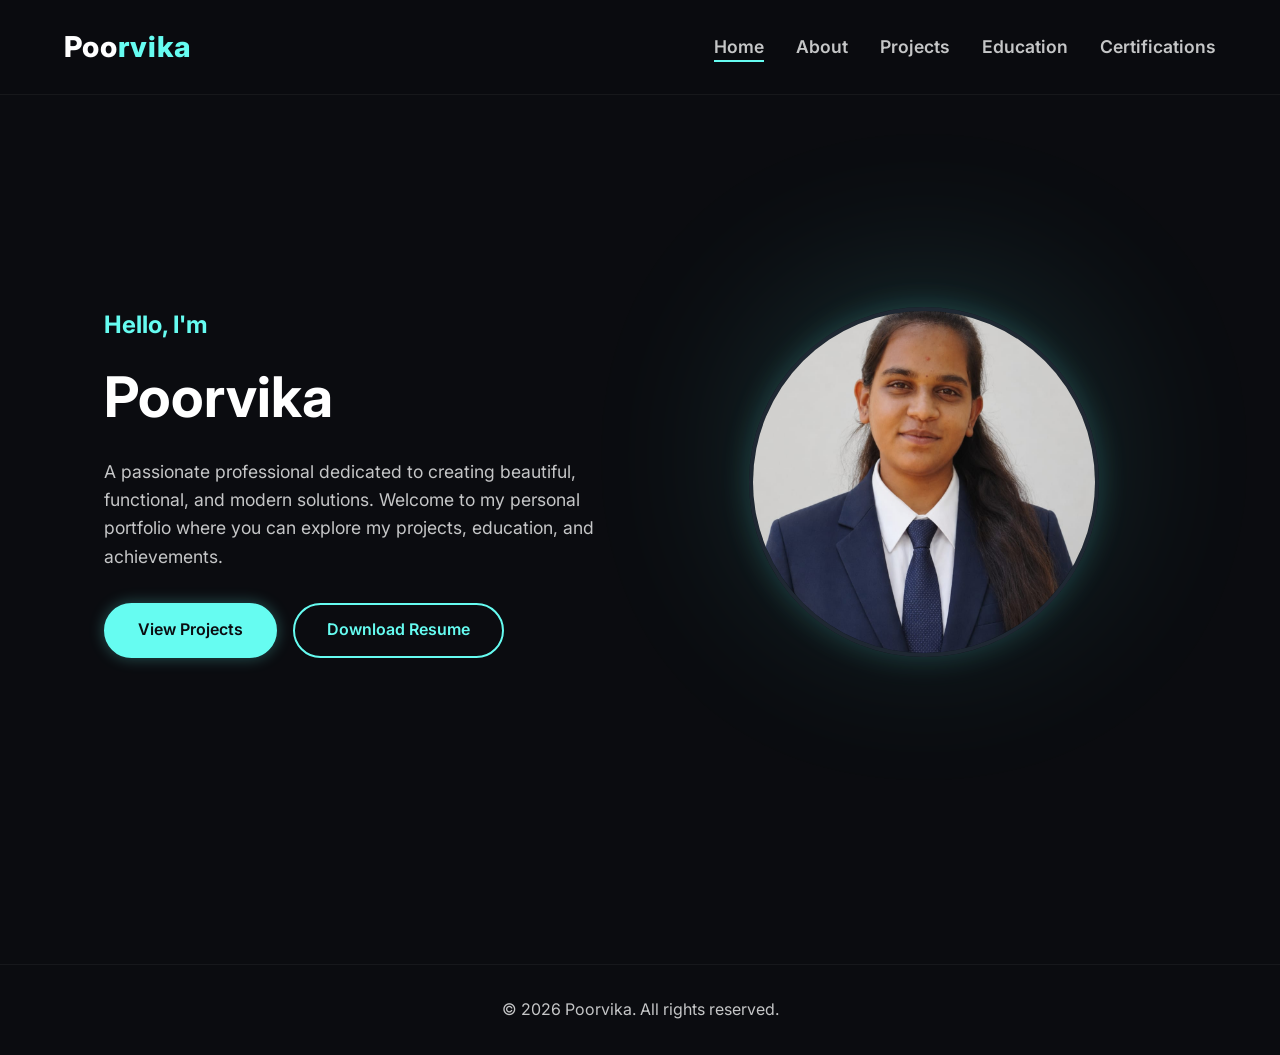
<file: index.html>
<!DOCTYPE html>
<html lang="en">
<head>
  <meta charset="UTF-8">
  <meta name="viewport" content="width=device-width, initial-scale=1.0">
  <title>Poorvika | Portfolio</title>
  <meta name="description" content="Professional portfolio of Poorvika, showcasing projects, education, and certifications.">
  <link rel="stylesheet" href="style.css">
</head>
<body>
  <header>
    <div class="logo">Poo<span>rvika</span></div>
    <div class="hamburger">☰</div>
    <nav>
      <ul>
        <li><a href="index.html">Home</a></li>
        <li><a href="about.html">About</a></li>
        <li><a href="projects.html">Projects</a></li>
        <li><a href="education.html">Education</a></li>
        <li><a href="certification.html">Certifications</a></li>
      </ul>
    </nav>
  </header>

  <main>
    <section class="hero">
      <div class="hero-content">
        <h3>Hello, I'm</h3>
        <h1>Poorvika</h1>
        <p>A passionate professional dedicated to creating beautiful, functional, and modern solutions. Welcome to my personal portfolio where you can explore my projects, education, and achievements.</p>
        <div class="hero-btns">
          <a href="projects.html" class="btn btn-primary">View Projects</a>
          <a href="resume p.jpeg" download class="btn btn-outline">Download Resume</a>
        </div>
      </div>
      <div class="hero-image">
        <img src="photo p.jpeg" alt="Poorvika">
      </div>
    </section>
  </main>

  <footer>
    <p>&copy; 2026 Poorvika. All rights reserved.</p>
  </footer>

  <script src="script.js"></script>
</body>
</html>
</file>
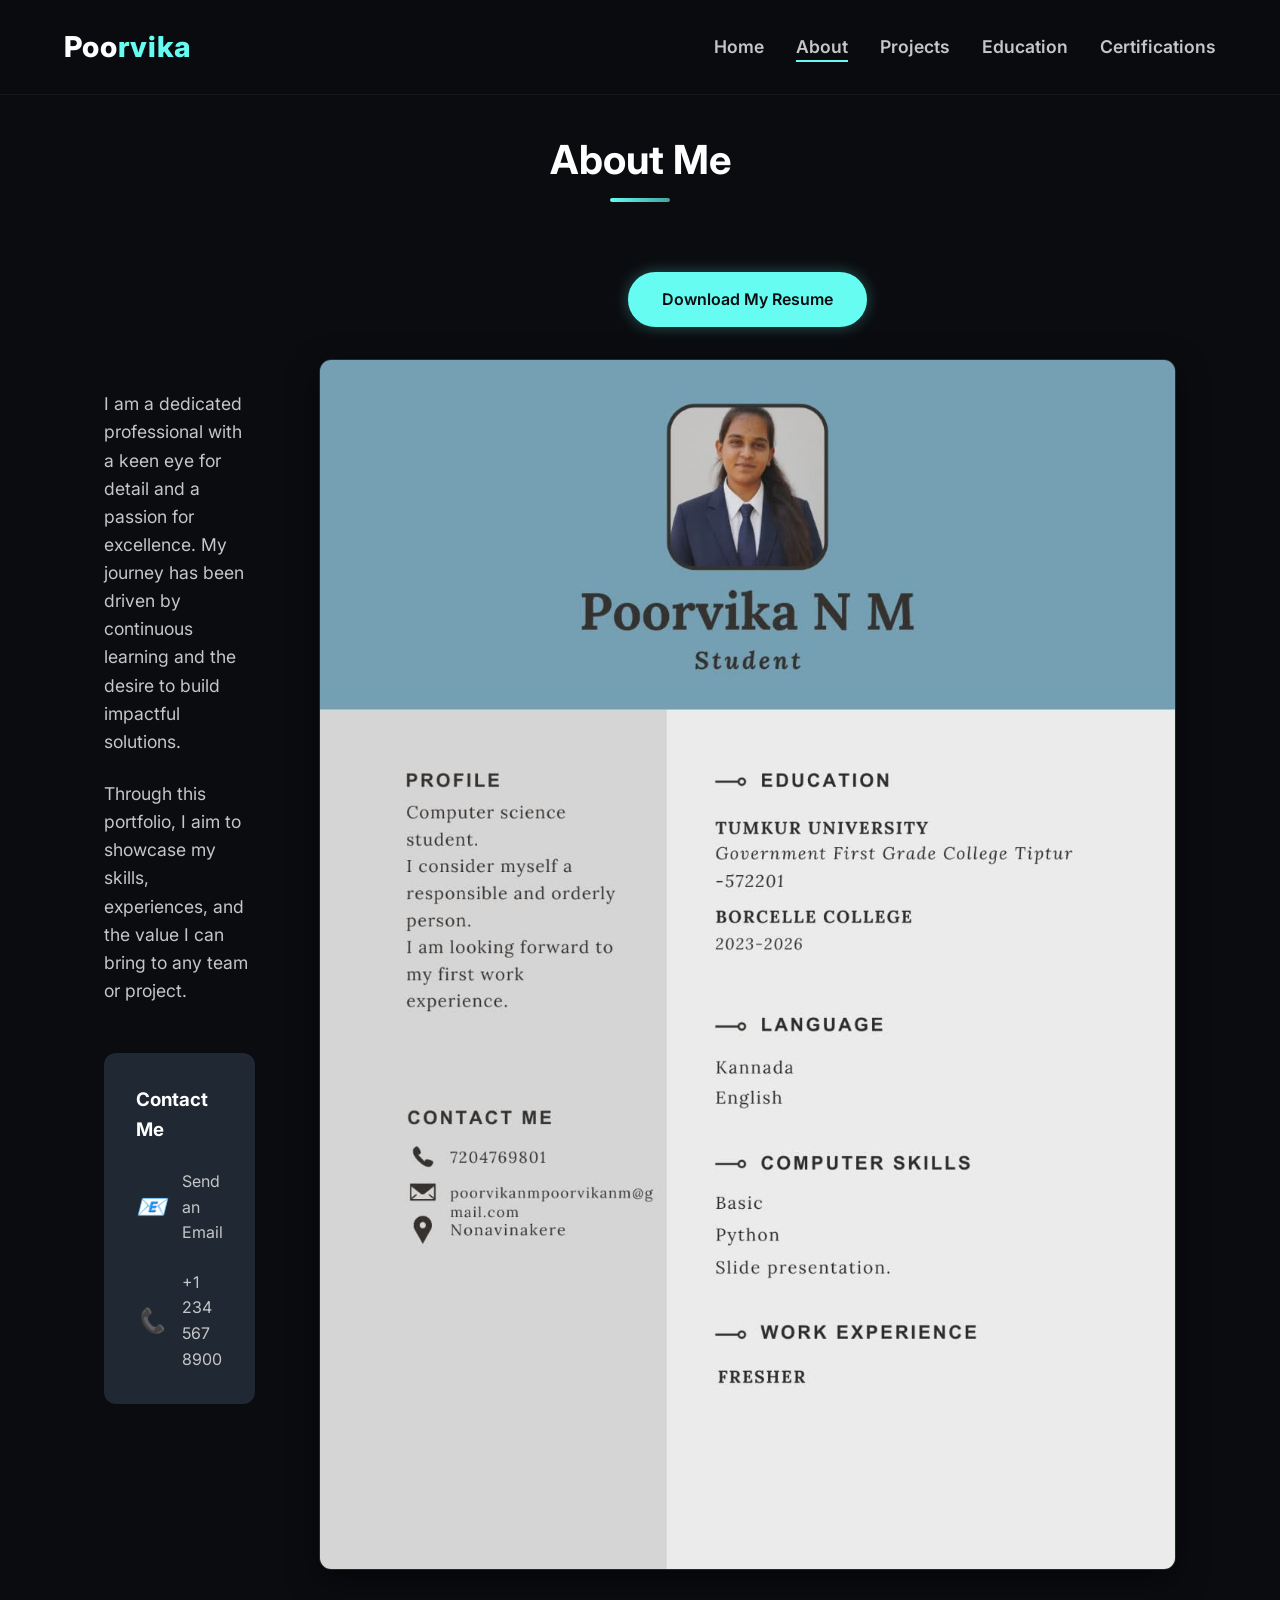
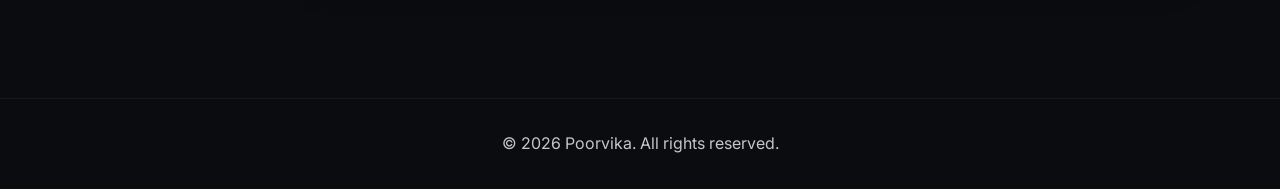
<file: about.html>
<!DOCTYPE html>
<html lang="en">
<head>
  <meta charset="UTF-8">
  <meta name="viewport" content="width=device-width, initial-scale=1.0">
  <title>About | Poorvika</title>
  <link rel="stylesheet" href="style.css">
</head>
<body>
  <header>
    <div class="logo">Poo<span>rvika</span></div>
    <div class="hamburger">☰</div>
    <nav>
      <ul>
        <li><a href="index.html">Home</a></li>
        <li><a href="about.html">About</a></li>
        <li><a href="projects.html">Projects</a></li>
        <li><a href="education.html">Education</a></li>
        <li><a href="certification.html">Certifications</a></li>
      </ul>
    </nav>
  </header>

  <main>
    <h2>About Me</h2>
    <section class="about-section">
      <div class="about-text">
        <p>I am a dedicated professional with a keen eye for detail and a passion for excellence. My journey has been driven by continuous learning and the desire to build impactful solutions.</p>
        <p>Through this portfolio, I aim to showcase my skills, experiences, and the value I can bring to any team or project.</p>
        
        <div class="contact-info">
          <h3>Contact Me</h3>
          <div class="contact-item">
            <i>📧</i>
            <a href="mailto:poorvika@example.com">Send an Email</a>
          </div>
          <div class="contact-item">
            <i>📞</i>
            <span>+1 234 567 8900</span> <!-- Placeholder phone number -->
          </div>
        </div>
      </div>
      
      <div class="resume-container">
        <a href="resume p.jpeg" download class="btn btn-primary">Download My Resume</a>
        <img src="resume p.jpeg" alt="Poorvika's Resume" class="resume-preview">
      </div>
    </section>
  </main>

  <footer>
    <p>&copy; 2026 Poorvika. All rights reserved.</p>
  </footer>

  <script src="script.js"></script>
</body>
</html>
</file>
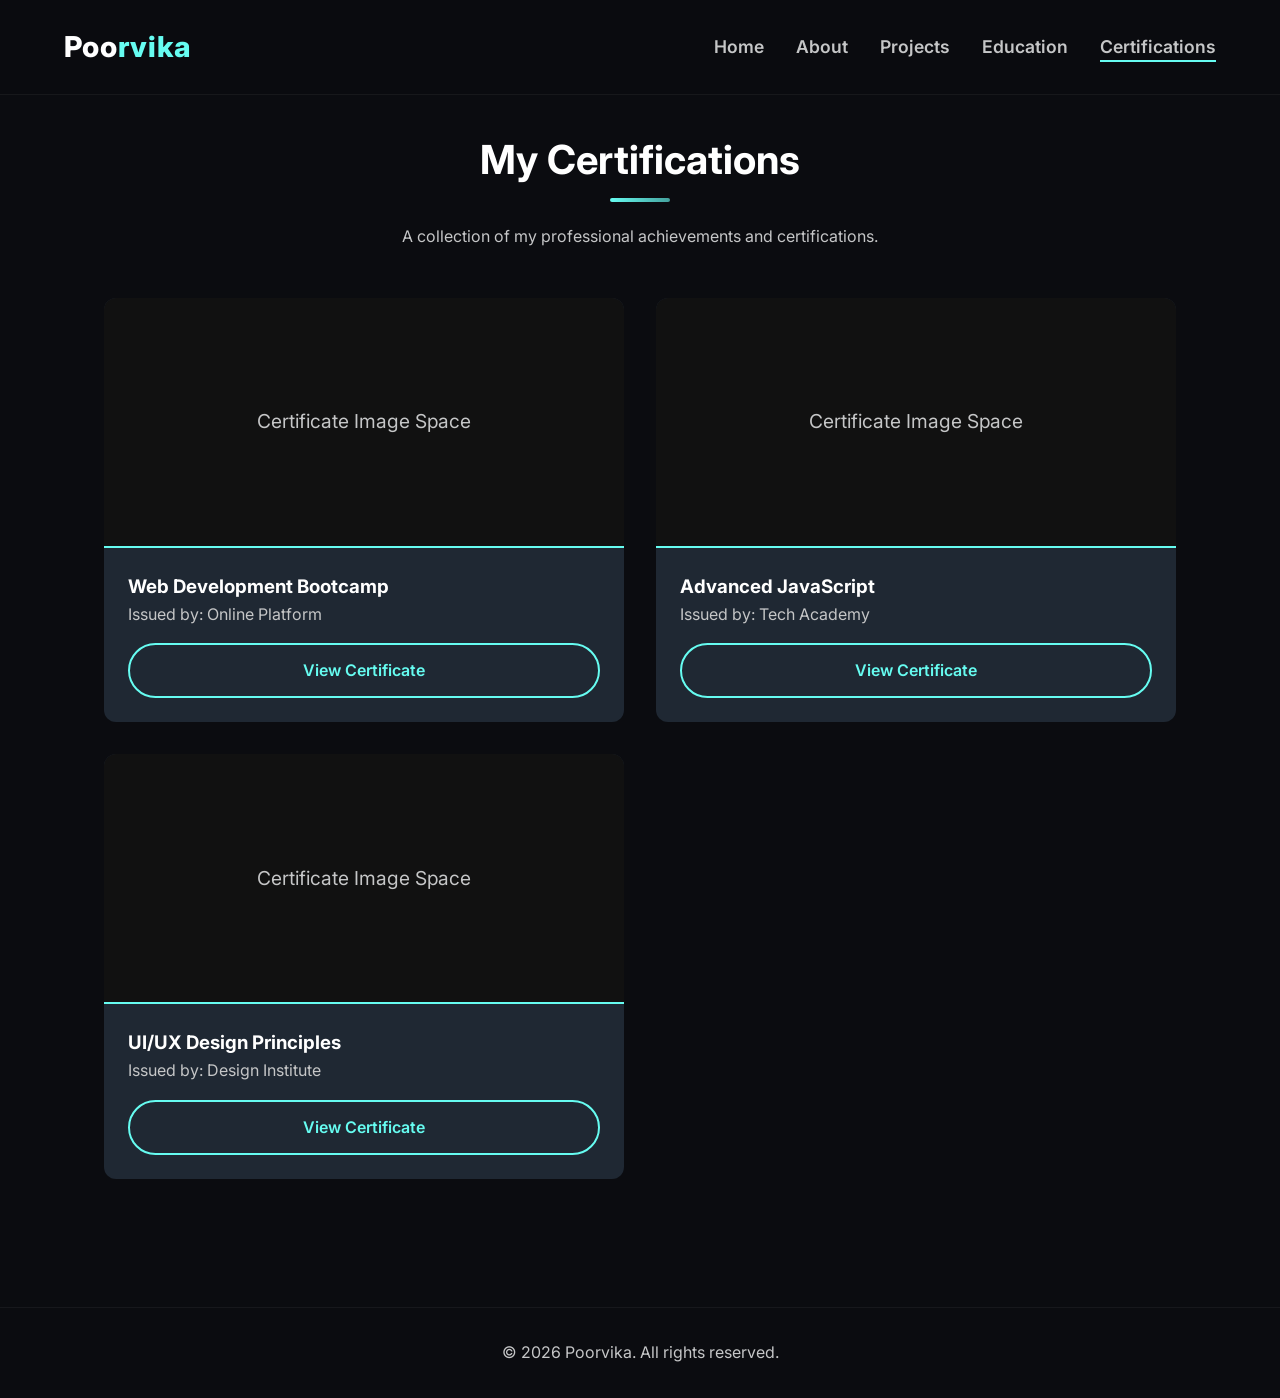
<file: certification.html>
<!DOCTYPE html>
<html lang="en">
<head>
  <meta charset="UTF-8">
  <meta name="viewport" content="width=device-width, initial-scale=1.0">
  <title>Certifications | Poorvika</title>
  <link rel="stylesheet" href="style.css">
</head>
<body>
  <header>
    <div class="logo">Poo<span>rvika</span></div>
    <div class="hamburger">☰</div>
    <nav>
      <ul>
        <li><a href="index.html">Home</a></li>
        <li><a href="about.html">About</a></li>
        <li><a href="projects.html">Projects</a></li>
        <li><a href="education.html">Education</a></li>
        <li><a href="certification.html">Certifications</a></li>
      </ul>
    </nav>
  </header>

  <main>
    <h2>My Certifications</h2>
    <p style="text-align: center; margin-bottom: 3rem;">A collection of my professional achievements and certifications.</p>
    
    <div class="cert-gallery">
      <!-- Certificate 1 Placeholder -->
      <div class="cert-card">
        <div class="cert-image">
          <!-- When a certificate image is ready, replace this div content with: -->
          <!-- <img src="cert1.jpeg" alt="Certificate 1"> -->
          Certificate Image Space
        </div>
        <div class="cert-info">
          <h3>Web Development Bootcamp</h3>
          <p>Issued by: Online Platform</p>
          <a href="#" class="btn btn-outline" style="margin-top: 1rem; width: 100%; text-align: center;">View Certificate</a>
        </div>
      </div>

      <!-- Certificate 2 Placeholder -->
      <div class="cert-card">
        <div class="cert-image">
          Certificate Image Space
        </div>
        <div class="cert-info">
          <h3>Advanced JavaScript</h3>
          <p>Issued by: Tech Academy</p>
          <a href="#" class="btn btn-outline" style="margin-top: 1rem; width: 100%; text-align: center;">View Certificate</a>
        </div>
      </div>
      
      <!-- Certificate 3 Placeholder -->
      <div class="cert-card">
        <div class="cert-image">
          Certificate Image Space
        </div>
        <div class="cert-info">
          <h3>UI/UX Design Principles</h3>
          <p>Issued by: Design Institute</p>
          <a href="#" class="btn btn-outline" style="margin-top: 1rem; width: 100%; text-align: center;">View Certificate</a>
        </div>
      </div>
    </div>
  </main>

  <footer>
    <p>&copy; 2026 Poorvika. All rights reserved.</p>
  </footer>

  <script src="script.js"></script>
</body>
</html>
</file>
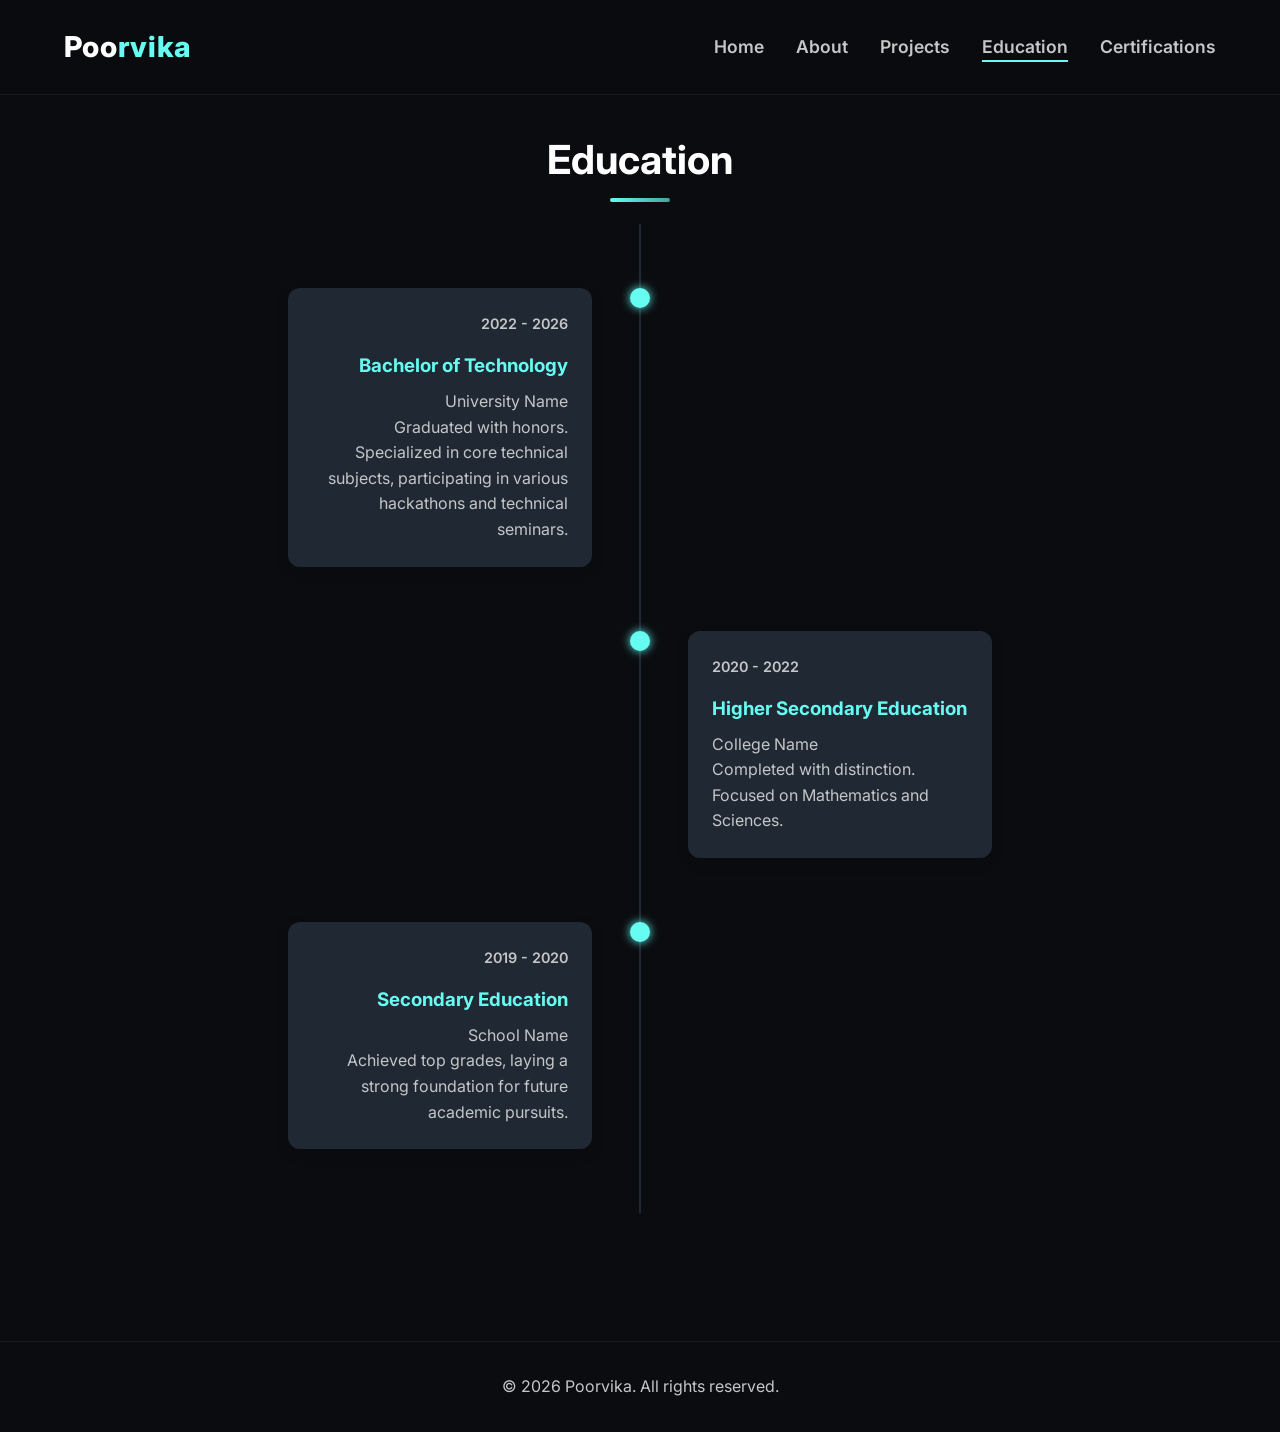
<file: education.html>
<!DOCTYPE html>
<html lang="en">
<head>
  <meta charset="UTF-8">
  <meta name="viewport" content="width=device-width, initial-scale=1.0">
  <title>Education | Poorvika</title>
  <link rel="stylesheet" href="style.css">
</head>
<body>
  <header>
    <div class="logo">Poo<span>rvika</span></div>
    <div class="hamburger">☰</div>
    <nav>
      <ul>
        <li><a href="index.html">Home</a></li>
        <li><a href="about.html">About</a></li>
        <li><a href="projects.html">Projects</a></li>
        <li><a href="education.html">Education</a></li>
        <li><a href="certification.html">Certifications</a></li>
      </ul>
    </nav>
  </header>

  <main>
    <h2>Education</h2>
    <div class="timeline">
      <div class="timeline-item">
        <div class="timeline-dot"></div>
        <div class="timeline-content">
          <span class="timeline-date">2022 - 2026</span>
          <h3>Bachelor of Technology</h3>
          <p>University Name</p>
          <p>Graduated with honors. Specialized in core technical subjects, participating in various hackathons and technical seminars.</p>
        </div>
      </div>
      
      <div class="timeline-item">
        <div class="timeline-dot"></div>
        <div class="timeline-content">
          <span class="timeline-date">2020 - 2022</span>
          <h3>Higher Secondary Education</h3>
          <p>College Name</p>
          <p>Completed with distinction. Focused on Mathematics and Sciences.</p>
        </div>
      </div>
      
      <div class="timeline-item">
        <div class="timeline-dot"></div>
        <div class="timeline-content">
          <span class="timeline-date">2019 - 2020</span>
          <h3>Secondary Education</h3>
          <p>School Name</p>
          <p>Achieved top grades, laying a strong foundation for future academic pursuits.</p>
        </div>
      </div>
    </div>
  </main>

  <footer>
    <p>&copy; 2026 Poorvika. All rights reserved.</p>
  </footer>

  <script src="script.js"></script>
</body>
</html>
</file>
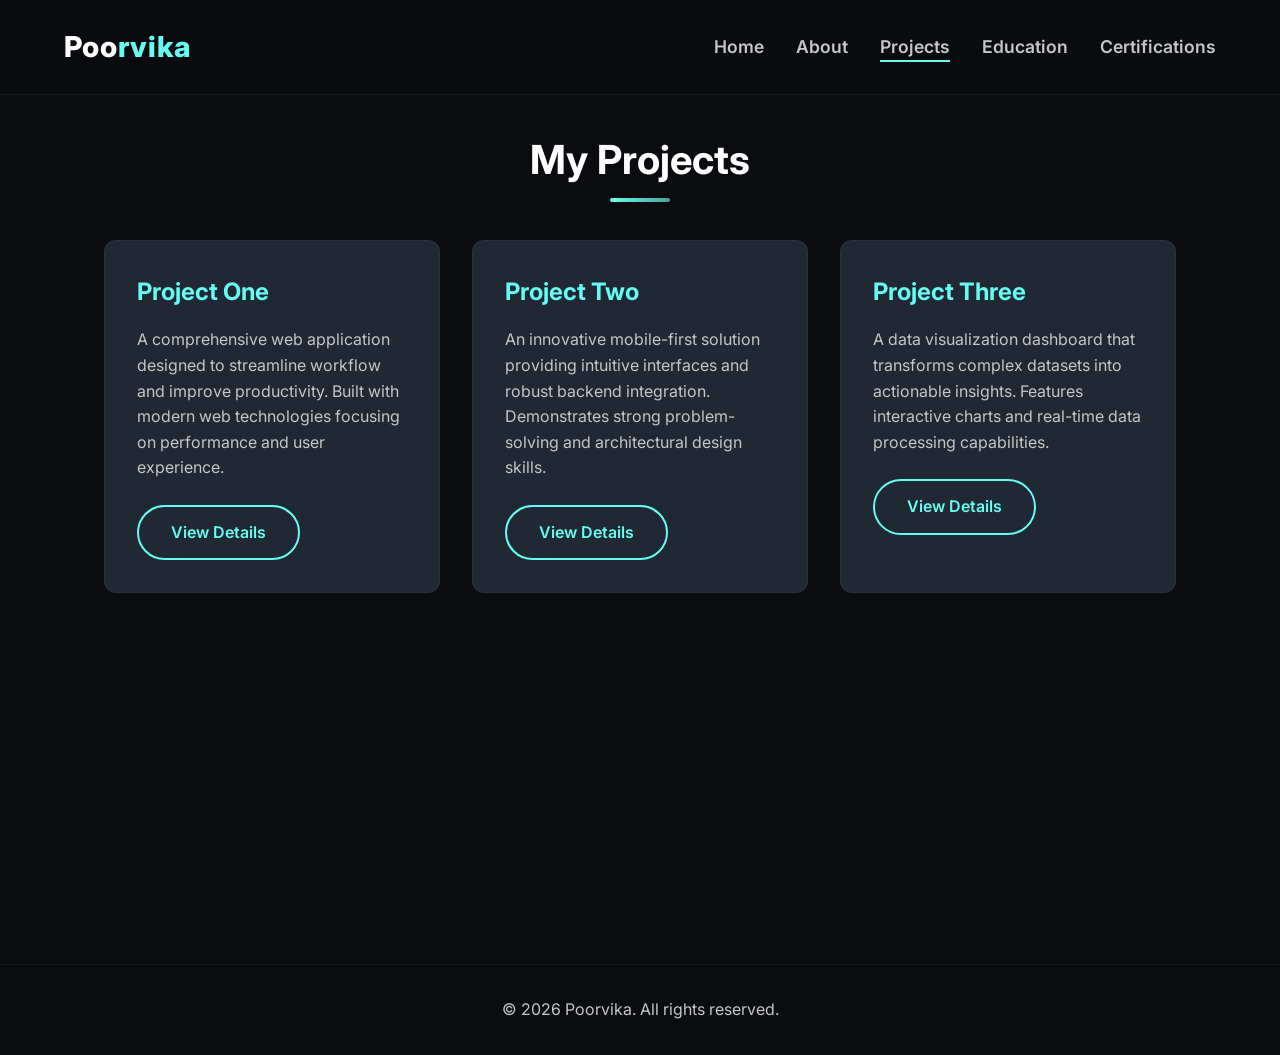
<file: projects.html>
<!DOCTYPE html>
<html lang="en">
<head>
  <meta charset="UTF-8">
  <meta name="viewport" content="width=device-width, initial-scale=1.0">
  <title>Projects | Poorvika</title>
  <link rel="stylesheet" href="style.css">
</head>
<body>
  <header>
    <div class="logo">Poo<span>rvika</span></div>
    <div class="hamburger">☰</div>
    <nav>
      <ul>
        <li><a href="index.html">Home</a></li>
        <li><a href="about.html">About</a></li>
        <li><a href="projects.html">Projects</a></li>
        <li><a href="education.html">Education</a></li>
        <li><a href="certification.html">Certifications</a></li>
      </ul>
    </nav>
  </header>

  <main>
    <h2>My Projects</h2>
    <div class="grid-container">
      <div class="card">
        <h3>Project One</h3>
        <p>A comprehensive web application designed to streamline workflow and improve productivity. Built with modern web technologies focusing on performance and user experience.</p>
        <a href="#" class="btn btn-outline">View Details</a>
      </div>
      <div class="card">
        <h3>Project Two</h3>
        <p>An innovative mobile-first solution providing intuitive interfaces and robust backend integration. Demonstrates strong problem-solving and architectural design skills.</p>
        <a href="#" class="btn btn-outline">View Details</a>
      </div>
      <div class="card">
        <h3>Project Three</h3>
        <p>A data visualization dashboard that transforms complex datasets into actionable insights. Features interactive charts and real-time data processing capabilities.</p>
        <a href="#" class="btn btn-outline">View Details</a>
      </div>
      <!-- Add more project cards as needed -->
    </div>
  </main>

  <footer>
    <p>&copy; 2026 Poorvika. All rights reserved.</p>
  </footer>

  <script src="script.js"></script>
</body>
</html>
</file>
<file: style.css>
@import url('https://fonts.googleapis.com/css2?family=Inter:wght@300;400;600;700;800&display=swap');

:root {
  --bg-color: #0b0c10;
  --surface-color: #1f2833;
  --primary-color: #66fcf1;
  --secondary-color: #45a29e;
  --text-color: #c5c6c7;
  --text-light: #ffffff;
  --gradient: linear-gradient(90deg, #66fcf1, #45a29e);
  --border-radius: 12px;
  --transition-fast: 0.3s ease;
  --transition-slow: 0.5s ease;
}

* {
  margin: 0;
  padding: 0;
  box-sizing: border-box;
  font-family: 'Inter', sans-serif;
}

body {
  background-color: var(--bg-color);
  color: var(--text-color);
  line-height: 1.6;
  overflow-x: hidden;
  opacity: 0;
  animation: fadeIn 1s forwards;
}

@keyframes fadeIn {
  to { opacity: 1; }
}

/* Typography */
h1, h2, h3, h4 {
  color: var(--text-light);
  font-weight: 700;
}

h1 {
  font-size: 3.5rem;
  margin-bottom: 1rem;
}

h2 {
  font-size: 2.5rem;
  margin-bottom: 2rem;
  text-align: center;
  position: relative;
}

h2::after {
  content: '';
  position: absolute;
  width: 60px;
  height: 4px;
  background: var(--gradient);
  bottom: -10px;
  left: 50%;
  transform: translateX(-50%);
  border-radius: 2px;
}

a {
  text-decoration: none;
  color: var(--text-color);
  transition: color var(--transition-fast);
}

a:hover {
  color: var(--primary-color);
}

/* Navigation */
header {
  position: fixed;
  top: 0;
  width: 100%;
  padding: 1.5rem 5%;
  display: flex;
  justify-content: space-between;
  align-items: center;
  background: rgba(11, 12, 16, 0.8);
  backdrop-filter: blur(10px);
  z-index: 1000;
  border-bottom: 1px solid rgba(255, 255, 255, 0.05);
}

.logo {
  font-size: 1.8rem;
  font-weight: 800;
  color: var(--text-light);
  letter-spacing: 1px;
}

.logo span {
  color: var(--primary-color);
}

nav ul {
  display: flex;
  list-style: none;
  gap: 2rem;
}

nav ul li a {
  font-size: 1.1rem;
  font-weight: 600;
  position: relative;
}

nav ul li a::after {
  content: '';
  position: absolute;
  width: 0;
  height: 2px;
  background: var(--primary-color);
  bottom: -5px;
  left: 0;
  transition: width var(--transition-fast);
}

nav ul li a:hover::after,
nav ul li a.active::after {
  width: 100%;
}

.hamburger {
  display: none;
  cursor: pointer;
  font-size: 1.5rem;
}

/* Main Layout */
main {
  min-height: 100vh;
  padding: 8rem 5% 4rem;
  max-width: 1200px;
  margin: 0 auto;
}

/* Buttons */
.btn {
  display: inline-block;
  padding: 0.8rem 2rem;
  border-radius: 30px;
  font-weight: 600;
  cursor: pointer;
  transition: all var(--transition-fast);
  border: 2px solid var(--primary-color);
}

.btn-primary {
  background: var(--primary-color);
  color: var(--bg-color);
  box-shadow: 0 0 15px rgba(102, 252, 241, 0.3);
}

.btn-primary:hover {
  background: transparent;
  color: var(--primary-color);
  box-shadow: 0 0 25px rgba(102, 252, 241, 0.5);
}

.btn-outline {
  background: transparent;
  color: var(--primary-color);
}

.btn-outline:hover {
  background: var(--primary-color);
  color: var(--bg-color);
  box-shadow: 0 0 15px rgba(102, 252, 241, 0.3);
}

/* Hero Section */
.hero {
  display: flex;
  align-items: center;
  justify-content: space-between;
  gap: 4rem;
  min-height: calc(100vh - 12rem);
}

.hero-content {
  flex: 1;
}

.hero-content h3 {
  font-size: 1.5rem;
  color: var(--primary-color);
  margin-bottom: 0.5rem;
}

.hero-content p {
  font-size: 1.1rem;
  margin-bottom: 2rem;
  max-width: 600px;
}

.hero-btns {
  display: flex;
  gap: 1rem;
}

.hero-image {
  flex: 1;
  display: flex;
  justify-content: center;
  position: relative;
}

.hero-image::before {
  content: '';
  position: absolute;
  width: 300px;
  height: 300px;
  border-radius: 50%;
  background: var(--primary-color);
  filter: blur(100px);
  opacity: 0.2;
  z-index: -1;
}

.hero-image img {
  width: 350px;
  height: 350px;
  object-fit: cover;
  border-radius: 50%;
  border: 4px solid var(--surface-color);
  box-shadow: 0 0 30px rgba(102, 252, 241, 0.2);
  transition: transform var(--transition-slow);
}

.hero-image img:hover {
  transform: scale(1.05);
}

/* Cards (Projects, Education, Certifications) */
.grid-container {
  display: grid;
  grid-template-columns: repeat(auto-fit, minmax(300px, 1fr));
  gap: 2rem;
  margin-top: 3rem;
}

.card {
  background: var(--surface-color);
  border-radius: var(--border-radius);
  padding: 2rem;
  transition: transform var(--transition-fast), box-shadow var(--transition-fast);
  border: 1px solid rgba(255, 255, 255, 0.05);
  position: relative;
  overflow: hidden;
}

.card::before {
  content: '';
  position: absolute;
  top: 0;
  left: 0;
  width: 100%;
  height: 4px;
  background: var(--gradient);
  transform: scaleX(0);
  transform-origin: left;
  transition: transform var(--transition-fast);
}

.card:hover {
  transform: translateY(-10px);
  box-shadow: 0 15px 30px rgba(0, 0, 0, 0.3);
}

.card:hover::before {
  transform: scaleX(1);
}

.card h3 {
  font-size: 1.5rem;
  margin-bottom: 1rem;
  color: var(--primary-color);
}

.card p {
  margin-bottom: 1.5rem;
}

/* Education Timeline */
.timeline {
  position: relative;
  max-width: 800px;
  margin: 0 auto;
  padding: 2rem 0;
}

.timeline::before {
  content: '';
  position: absolute;
  width: 2px;
  background: var(--surface-color);
  top: 0;
  bottom: 0;
  left: 50%;
  transform: translateX(-50%);
}

.timeline-item {
  padding: 2rem 3rem;
  position: relative;
  width: 50%;
  box-sizing: border-box;
}

.timeline-item:nth-child(odd) {
  left: 0;
  text-align: right;
}

.timeline-item:nth-child(even) {
  left: 50%;
}

.timeline-dot {
  position: absolute;
  width: 20px;
  height: 20px;
  background: var(--primary-color);
  border-radius: 50%;
  top: 2rem;
  box-shadow: 0 0 10px var(--primary-color);
}

.timeline-item:nth-child(odd) .timeline-dot {
  right: -10px;
}

.timeline-item:nth-child(even) .timeline-dot {
  left: -10px;
}

.timeline-content {
  background: var(--surface-color);
  padding: 1.5rem;
  border-radius: var(--border-radius);
  box-shadow: 0 5px 15px rgba(0,0,0,0.1);
  transition: transform var(--transition-fast);
}

.timeline-content:hover {
  transform: scale(1.02);
}

.timeline-content h3 {
  color: var(--primary-color);
  margin-bottom: 0.5rem;
}

.timeline-date {
  color: var(--text-color);
  font-size: 0.9rem;
  font-weight: 600;
  margin-bottom: 1rem;
  display: block;
}

/* About & Contact Section */
.about-section {
  display: flex;
  gap: 4rem;
  align-items: center;
}

.about-text {
  flex: 1;
}

.about-text p {
  margin-bottom: 1.5rem;
  font-size: 1.1rem;
}

.contact-info {
  margin-top: 3rem;
  background: var(--surface-color);
  padding: 2rem;
  border-radius: var(--border-radius);
  display: flex;
  flex-direction: column;
  gap: 1.5rem;
}

.contact-item {
  display: flex;
  align-items: center;
  gap: 1rem;
}

.contact-item i {
  font-size: 1.5rem;
  color: var(--primary-color);
}

/* Resume Viewer */
.resume-container {
  display: flex;
  flex-direction: column;
  align-items: center;
  gap: 2rem;
  margin-top: 3rem;
}

.resume-preview {
  max-width: 100%;
  height: auto;
  border-radius: var(--border-radius);
  box-shadow: 0 10px 30px rgba(0,0,0,0.5);
  border: 1px solid var(--surface-color);
}

/* Certificates */
.cert-gallery {
  display: grid;
  grid-template-columns: repeat(auto-fit, minmax(350px, 1fr));
  gap: 2rem;
}

.cert-card {
  background: var(--surface-color);
  border-radius: var(--border-radius);
  overflow: hidden;
  transition: transform var(--transition-fast);
}

.cert-card:hover {
  transform: translateY(-10px);
}

.cert-image {
  width: 100%;
  height: 250px;
  background: #111;
  display: flex;
  align-items: center;
  justify-content: center;
  color: var(--text-color);
  font-size: 1.2rem;
  border-bottom: 2px solid var(--primary-color);
}

.cert-image img {
  width: 100%;
  height: 100%;
  object-fit: cover;
}

.cert-info {
  padding: 1.5rem;
}

/* Footer */
footer {
  text-align: center;
  padding: 2rem 0;
  border-top: 1px solid rgba(255, 255, 255, 0.05);
  margin-top: 4rem;
}

/* Responsive */
@media (max-width: 900px) {
  .hero {
    flex-direction: column-reverse;
    text-align: center;
    gap: 2rem;
  }
  
  .hero-btns {
    justify-content: center;
  }
  
  .about-section {
    flex-direction: column;
  }
  
  .timeline::before {
    left: 20px;
  }
  
  .timeline-item {
    width: 100%;
    padding-left: 50px;
    padding-right: 0;
  }
  
  .timeline-item:nth-child(odd),
  .timeline-item:nth-child(even) {
    left: 0;
    text-align: left;
  }
  
  .timeline-item:nth-child(odd) .timeline-dot,
  .timeline-item:nth-child(even) .timeline-dot {
    left: 10px;
  }
}

@media (max-width: 768px) {
  .hamburger {
    display: block;
    color: var(--text-light);
  }
  
  nav ul {
    position: fixed;
    top: 70px;
    left: -100%;
    width: 100%;
    height: calc(100vh - 70px);
    background: var(--bg-color);
    flex-direction: column;
    align-items: center;
    justify-content: center;
    transition: left var(--transition-fast);
  }
  
  nav ul.active {
    left: 0;
  }
  
  h1 {
    font-size: 2.5rem;
  }
}
</file>
